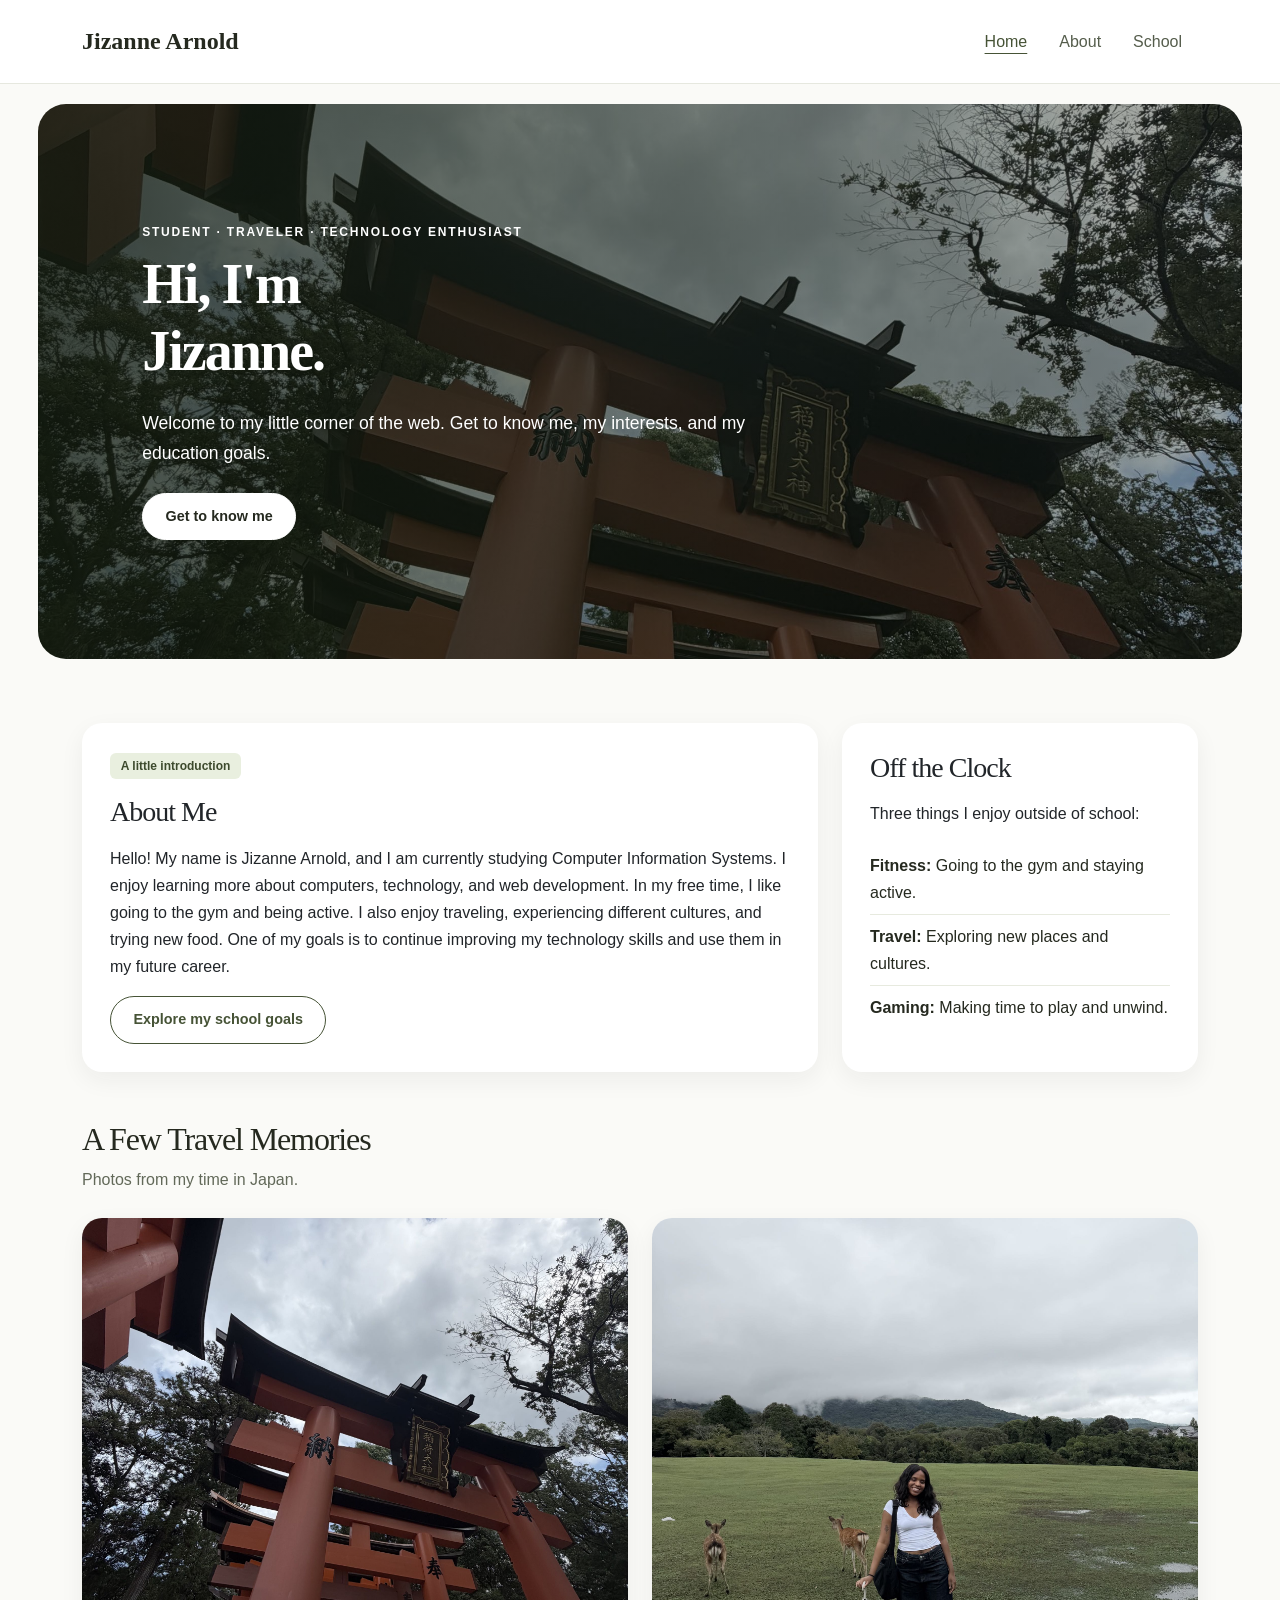
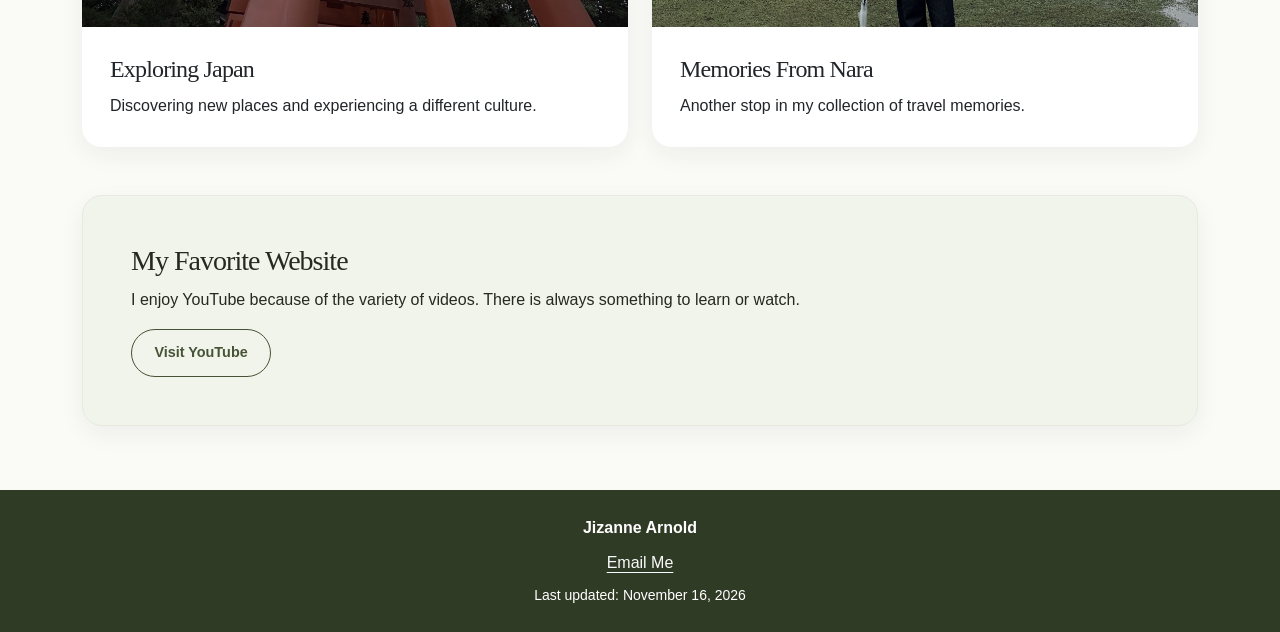
<file: index.html>
<!DOCTYPE html>
<html lang="en">
<head>
    <meta charset="UTF-8">
    <meta name="description"
          content="Jizanne Arnold's personal website">
    <meta name="author" content="Jizanne Arnold">
    <meta name="viewport"
          content="width=device-width, initial-scale=1.0">

    <title>Jizanne Arnold | Home</title>

<link href="https://cdn.jsdelivr.net/npm/bootstrap@5.3.8/dist/css/bootstrap.min.css"
      rel="stylesheet">

<link rel="stylesheet" href="bootstrap-style.css">
</head>

<body class="bg-light">

    <nav class="navbar navbar-expand-md bg-dark"
         data-bs-theme="dark"
         aria-label="Main navigation">
        <div class="container">
            <a class="navbar-brand fw-bold" href="index.html">
                Jizanne Arnold
            </a>

            <button class="navbar-toggler"
                    type="button"
                    data-bs-toggle="collapse"
                    data-bs-target="#mainNavigation"
                    aria-controls="mainNavigation"
                    aria-expanded="false"
                    aria-label="Toggle navigation">
                <span class="navbar-toggler-icon"></span>
            </button>

            <div class="collapse navbar-collapse" id="mainNavigation">
                <ul class="navbar-nav ms-auto">
                    <li class="nav-item">
                        <a class="nav-link active"
                           href="index.html"
                           aria-current="page">Home</a>
                    </li>
                    <li class="nav-item">
                        <a class="nav-link" href="about.html">About</a>
                    </li>
                    <li class="nav-item">
                        <a class="nav-link" href="school.html">School</a>
                    </li>
                </ul>
            </div>
        </div>
    </nav>

    <header class="bg-primary text-white py-5">
        <div class="container py-3">
            <p class="text-uppercase fw-semibold mb-2">
                Student &middot; Traveler &middot; Technology Enthusiast
            </p>
            <h1 class="display-4 fw-bold">Hi, I'm Jizanne.</h1>
            <p class="lead mb-4">
                Welcome to my little corner of the web.
                Get to know me, my interests, and my education goals.
            </p>
            <a class="btn btn-light btn-lg" href="about.html">
                Get to know me
            </a>
        </div>
    </header>

    <main class="container py-5">
        <div class="row g-4">
            <section class="col-lg-8" aria-labelledby="about-heading">
                <div class="card border-0 shadow-sm h-100">
                    <div class="card-body p-4">
                        <span class="badge text-bg-primary mb-3">
                            A little introduction
                        </span>

                        <h2 id="about-heading" class="h3">About Me</h2>

                        <p>
                            Hello! My name is Jizanne Arnold, and I am
                            currently studying Computer Information Systems.
                            I enjoy learning more about computers,
                            technology, and web development.
                            In my free time, I like going to the gym
                            and being active. I also enjoy traveling,
                            experiencing different cultures, and trying
                            new food. One of my goals is to continue
                            improving my technology skills and use
                            them in my future career.
                        </p>

                        <a href="school.html" class="btn btn-outline-primary">
                            Explore my school goals
                        </a>
                    </div>
                </div>
            </section>

            <aside class="col-lg-4" aria-labelledby="hobbies-heading">
                <div class="card border-0 shadow-sm h-100">
                    <div class="card-body p-4">
                        <h2 id="hobbies-heading" class="h3">Off the Clock</h2>
                        <p>Three things I enjoy outside of school:</p>

                        <ul class="list-group list-group-flush">
                            <li class="list-group-item px-0">
                                <strong>Fitness:</strong> Going to the gym
                                and staying active.
                            </li>
                            <li class="list-group-item px-0">
                                <strong>Travel:</strong> Exploring new places
                                and cultures.
                            </li>
                            <li class="list-group-item px-0">
                                <strong>Gaming:</strong> Making time
                                to play and unwind.
                            </li>
                        </ul>
                    </div>
                </div>
            </aside>
        </div>

        <section class="mt-5" aria-labelledby="travel-heading">
            <div class="mb-4">
                <h2 id="travel-heading">A Few Travel Memories</h2>
                <p class="text-body-secondary">
                    Photos from my time in Japan.
                </p>
            </div>

            <div class="row g-4">
                <div class="col-md-6">
                    <figure class="card border-0 shadow-sm h-100 mb-0">
                        <div class="ratio ratio-4x3">
                            <img src="images/japan.jpg"
                                 class="w-100 h-100 object-fit-cover rounded-top"
                                 alt="A photo from my trip to Japan"
                                 loading="lazy">
                        </div>
                        <figcaption class="card-body">
                            <h3 class="h5">Exploring Japan</h3>
                            <p class="mb-0">
                                Discovering new places and
                                experiencing a different culture.
                            </p>
                        </figcaption>
                    </figure>
                </div>

                <div class="col-md-6">
                    <figure class="card border-0 shadow-sm h-100 mb-0">
                        <div class="ratio ratio-4x3">
                            <img src="images/nara.jpg"
                                 class="w-100 h-100 object-fit-cover rounded-top"
                                 alt="A photo from Nara, Japan"
                                 loading="lazy">
                        </div>
                        <figcaption class="card-body">
                            <h3 class="h5">Memories From Nara</h3>
                            <p class="mb-0">
                                Another stop in my collection
                                of travel memories.
                            </p>
                        </figcaption>
                    </figure>
                </div>
            </div>
        </section>

        <section class="mt-5 p-4 p-md-5 bg-white rounded-3 shadow-sm"
                 aria-labelledby="favorite-heading">
            <h2 id="favorite-heading" class="h3">My Favorite Website</h2>
            <p>
                I enjoy YouTube because of the variety of videos.
                There is always something to learn or watch.
            </p>
            <a href="https://www.youtube.com/"
               class="btn btn-outline-dark">
                Visit YouTube
            </a>
        </section>
    </main>

    <footer class="bg-dark text-white py-4">
        <div class="container text-center">
            <p class="fw-bold mb-2">Jizanne Arnold</p>
            <p class="mb-2">
                <a href="mailto:jizannearnold@gmail.com"
                   class="link-light">Email Me</a>
            </p>
            <p class="small mb-0">
                Last updated: November 16, 2026
            </p>
        </div>
    </footer>

    <script src="https://cdn.jsdelivr.net/npm/bootstrap@5.3.8/dist/js/bootstrap.bundle.min.js"></script>
</body>
</html>
</file>
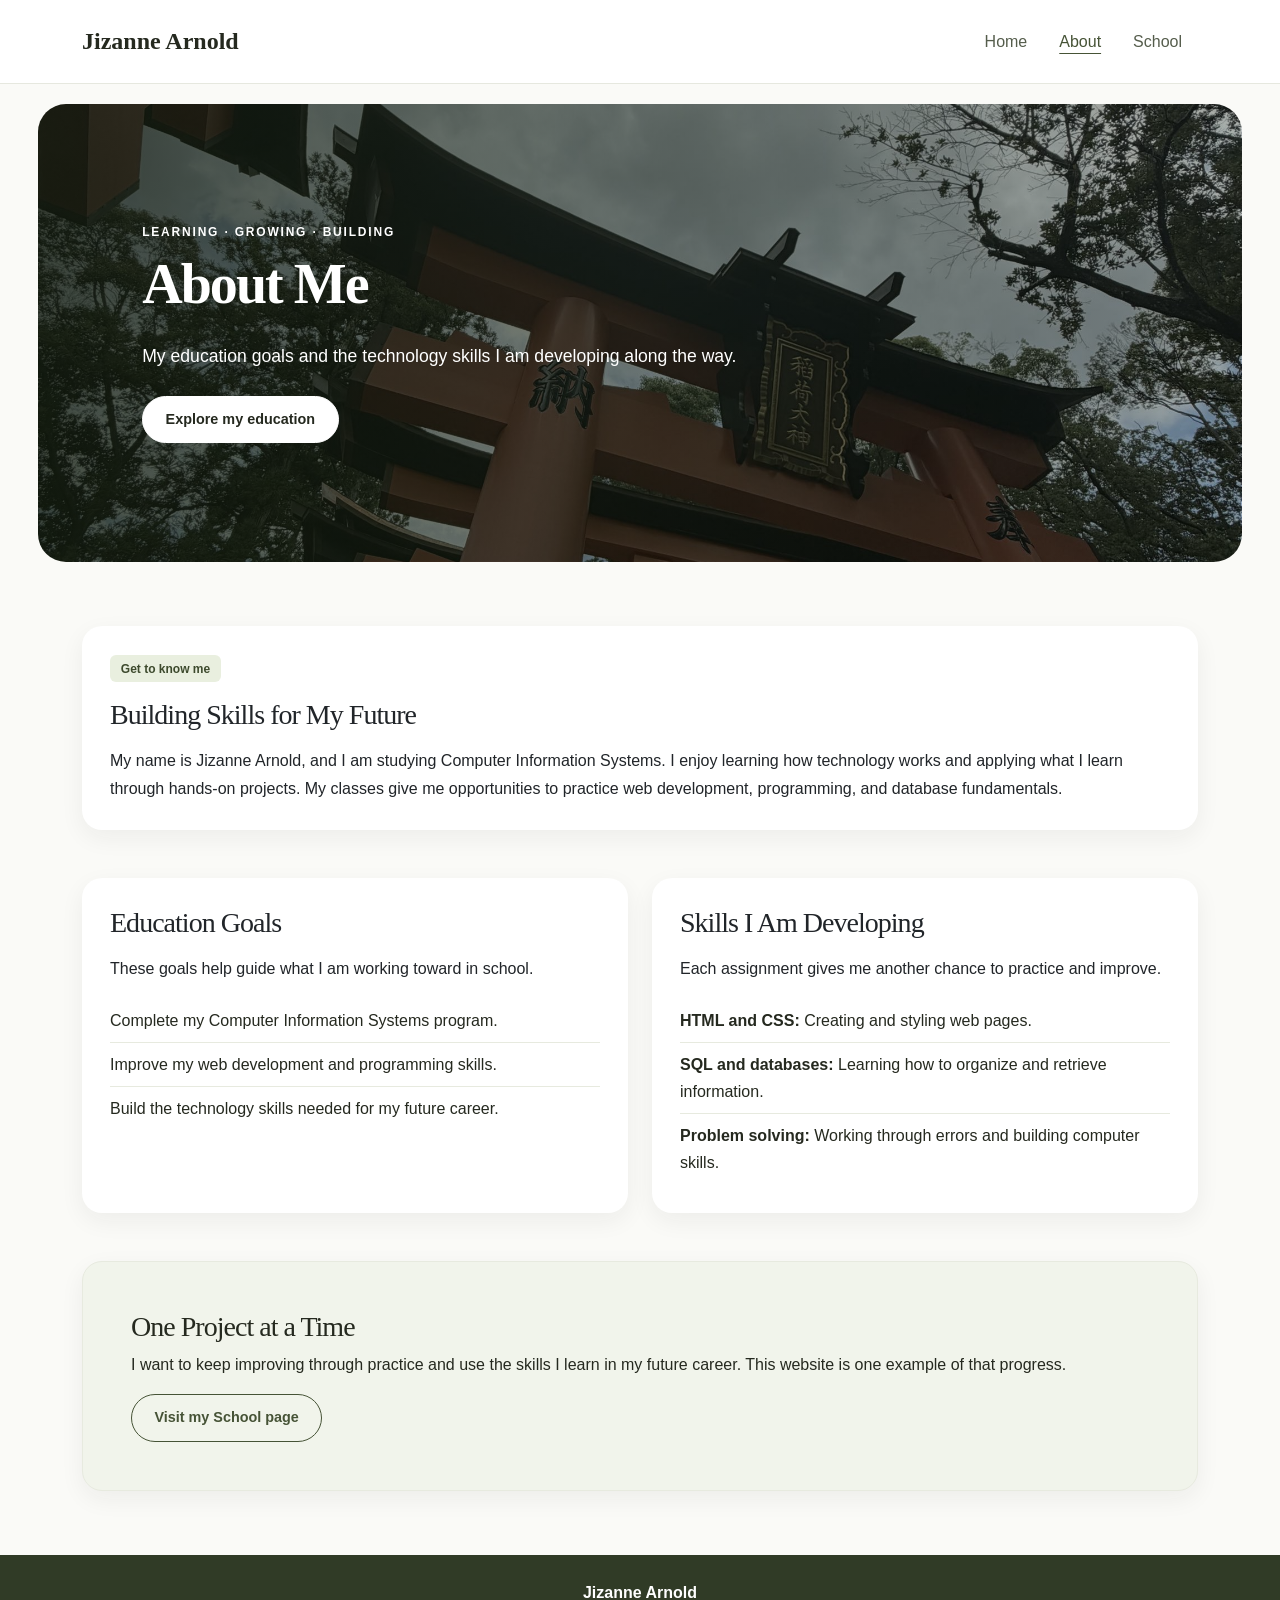
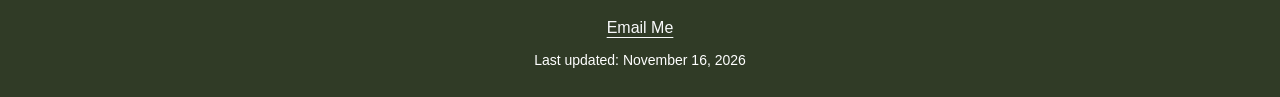
<file: about.html>
<!DOCTYPE html>
<html lang="en">
<head>
    <meta charset="UTF-8">
    <meta name="description" content="About Jizanne Arnold, her education goals, and technology skills.">
    <meta name="author" content="Jizanne Arnold">
    <meta name="viewport" content="width=device-width, initial-scale=1.0">

    <title>Jizanne Arnold | About</title>

   <link href="https://cdn.jsdelivr.net/npm/bootstrap@5.3.8/dist/css/bootstrap.min.css"
      rel="stylesheet">

<link rel="stylesheet" href="bootstrap-style.css">
</head>

<body class="bg-light">

    <nav class="navbar navbar-expand-md bg-dark"
         data-bs-theme="dark"
         aria-label="Main navigation">
        <div class="container">
            <a class="navbar-brand fw-bold" href="index.html">
                Jizanne Arnold
            </a>

            <button class="navbar-toggler"
                    type="button"
                    data-bs-toggle="collapse"
                    data-bs-target="#mainNavigation"
                    aria-controls="mainNavigation"
                    aria-expanded="false"
                    aria-label="Toggle navigation">
                <span class="navbar-toggler-icon"></span>
            </button>

            <div class="collapse navbar-collapse" id="mainNavigation">
                <ul class="navbar-nav ms-auto">
                    <li class="nav-item">
                        <a class="nav-link" href="index.html">Home</a>
                    </li>
                    <li class="nav-item">
                        <a class="nav-link active"
                           href="about.html"
                           aria-current="page">About</a>
                    </li>
                    <li class="nav-item">
                        <a class="nav-link" href="school.html">School</a>
                    </li>
                </ul>
            </div>
        </div>
    </nav>

    <header class="bg-primary text-white py-5">
        <div class="container py-3">
            <p class="text-uppercase fw-semibold mb-2">
                Learning &middot; Growing &middot; Building
            </p>
            <h1 class="display-4 fw-bold">About Me</h1>
            <p class="lead mb-4">
                My education goals and the technology skills
                I am developing along the way.
            </p>
            <a class="btn btn-light btn-lg" href="school.html">
                Explore my education
            </a>
        </div>
    </header>

    <main class="container py-5">
        <section class="mb-5" aria-labelledby="intro-heading">
            <div class="card border-0 shadow-sm">
                <div class="card-body p-4 p-md-5">
                    <span class="badge text-bg-primary mb-3">
                        Get to know me
                    </span>
                    <h2 id="intro-heading" class="h3">
                        Building Skills for My Future
                    </h2>
                    <p class="mb-0">
                        My name is Jizanne Arnold, and I am studying
                        Computer Information Systems. I enjoy learning
                        how technology works and applying what I learn
                        through hands-on projects. My classes give me
                        opportunities to practice web development,
                        programming, and database fundamentals.
                    </p>
                </div>
            </div>
        </section>

        <div class="row g-4">
            <section class="col-lg-6" aria-labelledby="goals-heading">
                <div class="card border-0 shadow-sm h-100">
                    <div class="card-body p-4">
                        <h2 id="goals-heading" class="h3">
                            Education Goals
                        </h2>
                        <p>
                            These goals help guide what I am working
                            toward in school.
                        </p>

                        <ul class="list-group list-group-flush">
                            <li class="list-group-item px-0">
                                Complete my Computer Information
                                Systems program.
                            </li>
                            <li class="list-group-item px-0">
                                Improve my web development and
                                programming skills.
                            </li>
                            <li class="list-group-item px-0">
                                Build the technology skills needed
                                for my future career.
                            </li>
                        </ul>
                    </div>
                </div>
            </section>

            <section class="col-lg-6" aria-labelledby="skills-heading">
                <div class="card border-0 shadow-sm h-100">
                    <div class="card-body p-4">
                        <h2 id="skills-heading" class="h3">
                            Skills I Am Developing
                        </h2>
                        <p>
                            Each assignment gives me another chance
                            to practice and improve.
                        </p>

                        <ul class="list-group list-group-flush">
                            <li class="list-group-item px-0">
                                <strong>HTML and CSS:</strong>
                                Creating and styling web pages.
                            </li>
                            <li class="list-group-item px-0">
                                <strong>SQL and databases:</strong>
                                Learning how to organize and
                                retrieve information.
                            </li>
                            <li class="list-group-item px-0">
                                <strong>Problem solving:</strong>
                                Working through errors and
                                building computer skills.
                            </li>
                        </ul>
                    </div>
                </div>
            </section>
        </div>

        <section class="mt-5 p-4 p-md-5 bg-white rounded-3 shadow-sm"
                 aria-labelledby="next-heading">
            <h2 id="next-heading" class="h3">One Project at a Time</h2>
            <p>
                I want to keep improving through practice and
                use the skills I learn in my future career.
                This website is one example of that progress.
            </p>
            <a class="btn btn-outline-primary" href="school.html">
                Visit my School page
            </a>
        </section>
    </main>

    <footer class="bg-dark text-white py-4">
        <div class="container text-center">
            <p class="fw-bold mb-2">Jizanne Arnold</p>
            <p class="mb-2">
                <a href="mailto:jizannearnold@gmail.com"
                   class="link-light">Email Me</a>
            </p>
            <p class="small mb-0">
                Last updated: November 16, 2026
            </p>
        </div>
    </footer>

    <script src="https://cdn.jsdelivr.net/npm/bootstrap@5.3.8/dist/js/bootstrap.bundle.min.js"></script>
</body>
</html>
</file>
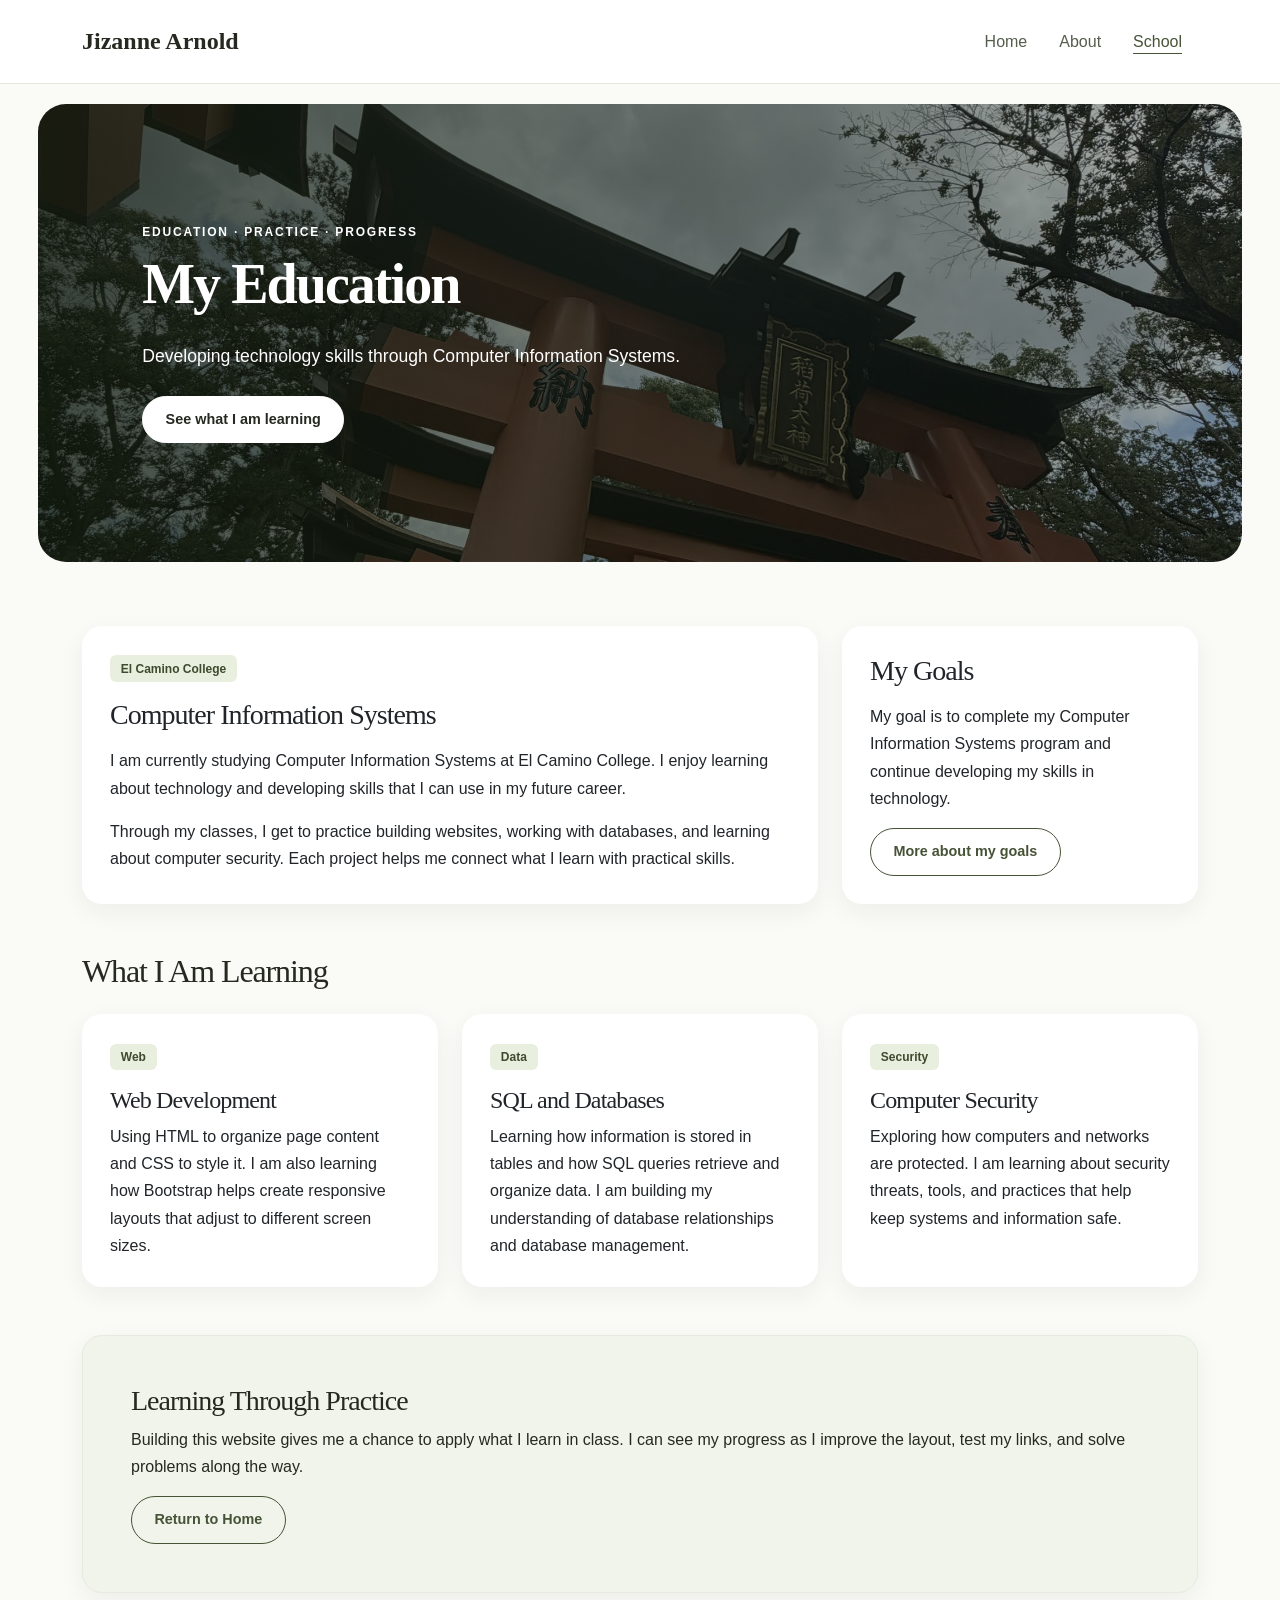
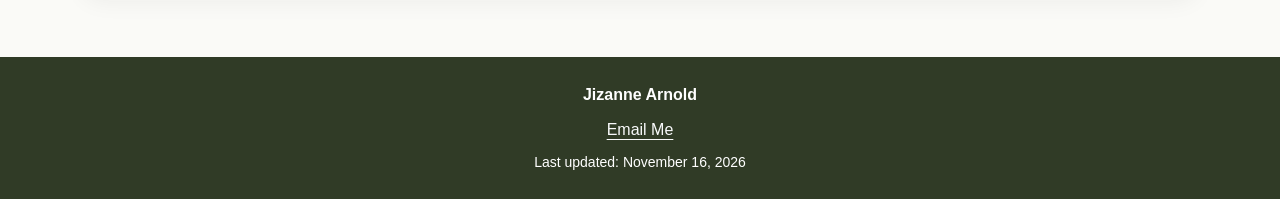
<file: school.html>
<!DOCTYPE html>
<html lang="en">
<head>
    <meta charset="UTF-8">
    <meta name="description"
          content="Jizanne Arnold's education at El Camino College and studies in Computer Information Systems.">
    <meta name="author" content="Jizanne Arnold">
    <meta name="viewport"
          content="width=device-width, initial-scale=1.0">

    <title>Jizanne Arnold | School</title>

<link href="https://cdn.jsdelivr.net/npm/bootstrap@5.3.8/dist/css/bootstrap.min.css"
      rel="stylesheet">

<link rel="stylesheet" href="bootstrap-style.css">

</head>

<body class="bg-light">

    <nav class="navbar navbar-expand-md bg-dark"
         data-bs-theme="dark"
         aria-label="Main navigation">
        <div class="container">
            <a class="navbar-brand fw-bold" href="index.html">
                Jizanne Arnold
            </a>

            <button class="navbar-toggler"
                    type="button"
                    data-bs-toggle="collapse"
                    data-bs-target="#mainNavigation"
                    aria-controls="mainNavigation"
                    aria-expanded="false"
                    aria-label="Toggle navigation">
                <span class="navbar-toggler-icon"></span>
            </button>

            <div class="collapse navbar-collapse" id="mainNavigation">
                <ul class="navbar-nav ms-auto">
                    <li class="nav-item">
                        <a class="nav-link" href="index.html">Home</a>
                    </li>
                    <li class="nav-item">
                        <a class="nav-link" href="about.html">About</a>
                    </li>
                    <li class="nav-item">
                        <a class="nav-link active"
                           href="school.html"
                           aria-current="page">School</a>
                    </li>
                </ul>
            </div>
        </div>
    </nav>

    <header class="bg-primary text-white py-5">
        <div class="container py-3">
            <p class="text-uppercase fw-semibold mb-2">
                Education &middot; Practice &middot; Progress
            </p>
            <h1 class="display-4 fw-bold">My Education</h1>
            <p class="lead mb-4">
                Developing technology skills through
                Computer Information Systems.
            </p>
            <a class="btn btn-light btn-lg" href="#learning">
                See what I am learning
            </a>
        </div>
    </header>

    <main class="container py-5">
        <div class="row g-4">
            <section class="col-lg-8"
                     aria-labelledby="education-heading">
                <div class="card border-0 shadow-sm h-100">
                    <div class="card-body p-4">
                        <span class="badge text-bg-primary mb-3">
                            El Camino College
                        </span>

                        <h2 id="education-heading" class="h3">
                            Computer Information Systems
                        </h2>

                        <p>
                            I am currently studying Computer
                            Information Systems at El Camino College.
                            I enjoy learning about technology and
                            developing skills that I can use in
                            my future career.
                        </p>

                        <p class="mb-0">
                            Through my classes, I get to practice
                            building websites, working with
                            databases, and learning about computer
                            security. Each project helps me connect
                            what I learn with practical skills.
                        </p>
                    </div>
                </div>
            </section>

            <aside class="col-lg-4"
                   aria-labelledby="goals-heading">
                <div class="card border-0 shadow-sm h-100">
                    <div class="card-body p-4">
                        <h2 id="goals-heading" class="h3">
                            My Goals
                        </h2>

                        <p>
                            My goal is to complete my Computer
                            Information Systems program and continue
                            developing my skills in technology.
                        </p>

                        <a class="btn btn-outline-primary"
                           href="about.html">
                            More about my goals
                        </a>
                    </div>
                </div>
            </aside>
        </div>

        <section id="learning" class="mt-5"
                 aria-labelledby="learning-heading">
            <h2 id="learning-heading" class="mb-4">
                What I Am Learning
            </h2>

            <div class="row g-4">
                <div class="col-md-6 col-lg-4">
                    <div class="card border-0 shadow-sm h-100">
                        <div class="card-body p-4">
                            <span class="badge text-bg-primary mb-3">
                                Web
                            </span>

                            <h3 class="h4">Web Development</h3>

                            <p class="mb-0">
                                Using HTML to organize page content
                                and CSS to style it. I am also
                                learning how Bootstrap helps
                                create responsive layouts that
                                adjust to different screen sizes.
                            </p>
                        </div>
                    </div>
                </div>

                <div class="col-md-6 col-lg-4">
                    <div class="card border-0 shadow-sm h-100">
                        <div class="card-body p-4">
                            <span class="badge text-bg-primary mb-3">
                                Data
                            </span>

                            <h3 class="h4">SQL and Databases</h3>

                            <p class="mb-0">
                                Learning how information is stored
                                in tables and how SQL queries
                                retrieve and organize data.
                                I am building my understanding
                                of database relationships and
                                database management.
                            </p>
                        </div>
                    </div>
                </div>

                <div class="col-md-6 col-lg-4">
                    <div class="card border-0 shadow-sm h-100">
                        <div class="card-body p-4">
                            <span class="badge text-bg-primary mb-3">
                                Security
                            </span>

                            <h3 class="h4">Computer Security</h3>

                            <p class="mb-0">
                                Exploring how computers and
                                networks are protected. I am
                                learning about security threats,
                                tools, and practices that help
                                keep systems and information safe.
                            </p>
                        </div>
                    </div>
                </div>
            </div>
        </section>

        <section class="mt-5 p-4 p-md-5 bg-white rounded-3 shadow-sm"
                 aria-labelledby="progress-heading">
            <h2 id="progress-heading" class="h3">
                Learning Through Practice
            </h2>

            <p>
                Building this website gives me a chance to
                apply what I learn in class. I can see my
                progress as I improve the layout, test my
                links, and solve problems along the way.
            </p>

            <a class="btn btn-outline-primary" href="index.html">
                Return to Home
            </a>
        </section>
    </main>

    <footer class="bg-dark text-white py-4">
        <div class="container text-center">
            <p class="fw-bold mb-2">Jizanne Arnold</p>
            <p class="mb-2">
                <a href="mailto:jizannearnold@gmail.com"
                   class="link-light">Email Me</a>
            </p>
            <p class="small mb-0">
                Last updated: November 16, 2026
            </p>
        </div>
    </footer>

    <script src="https://cdn.jsdelivr.net/npm/bootstrap@5.3.8/dist/js/bootstrap.bundle.min.js"></script>
</body>
</html>
</file>
